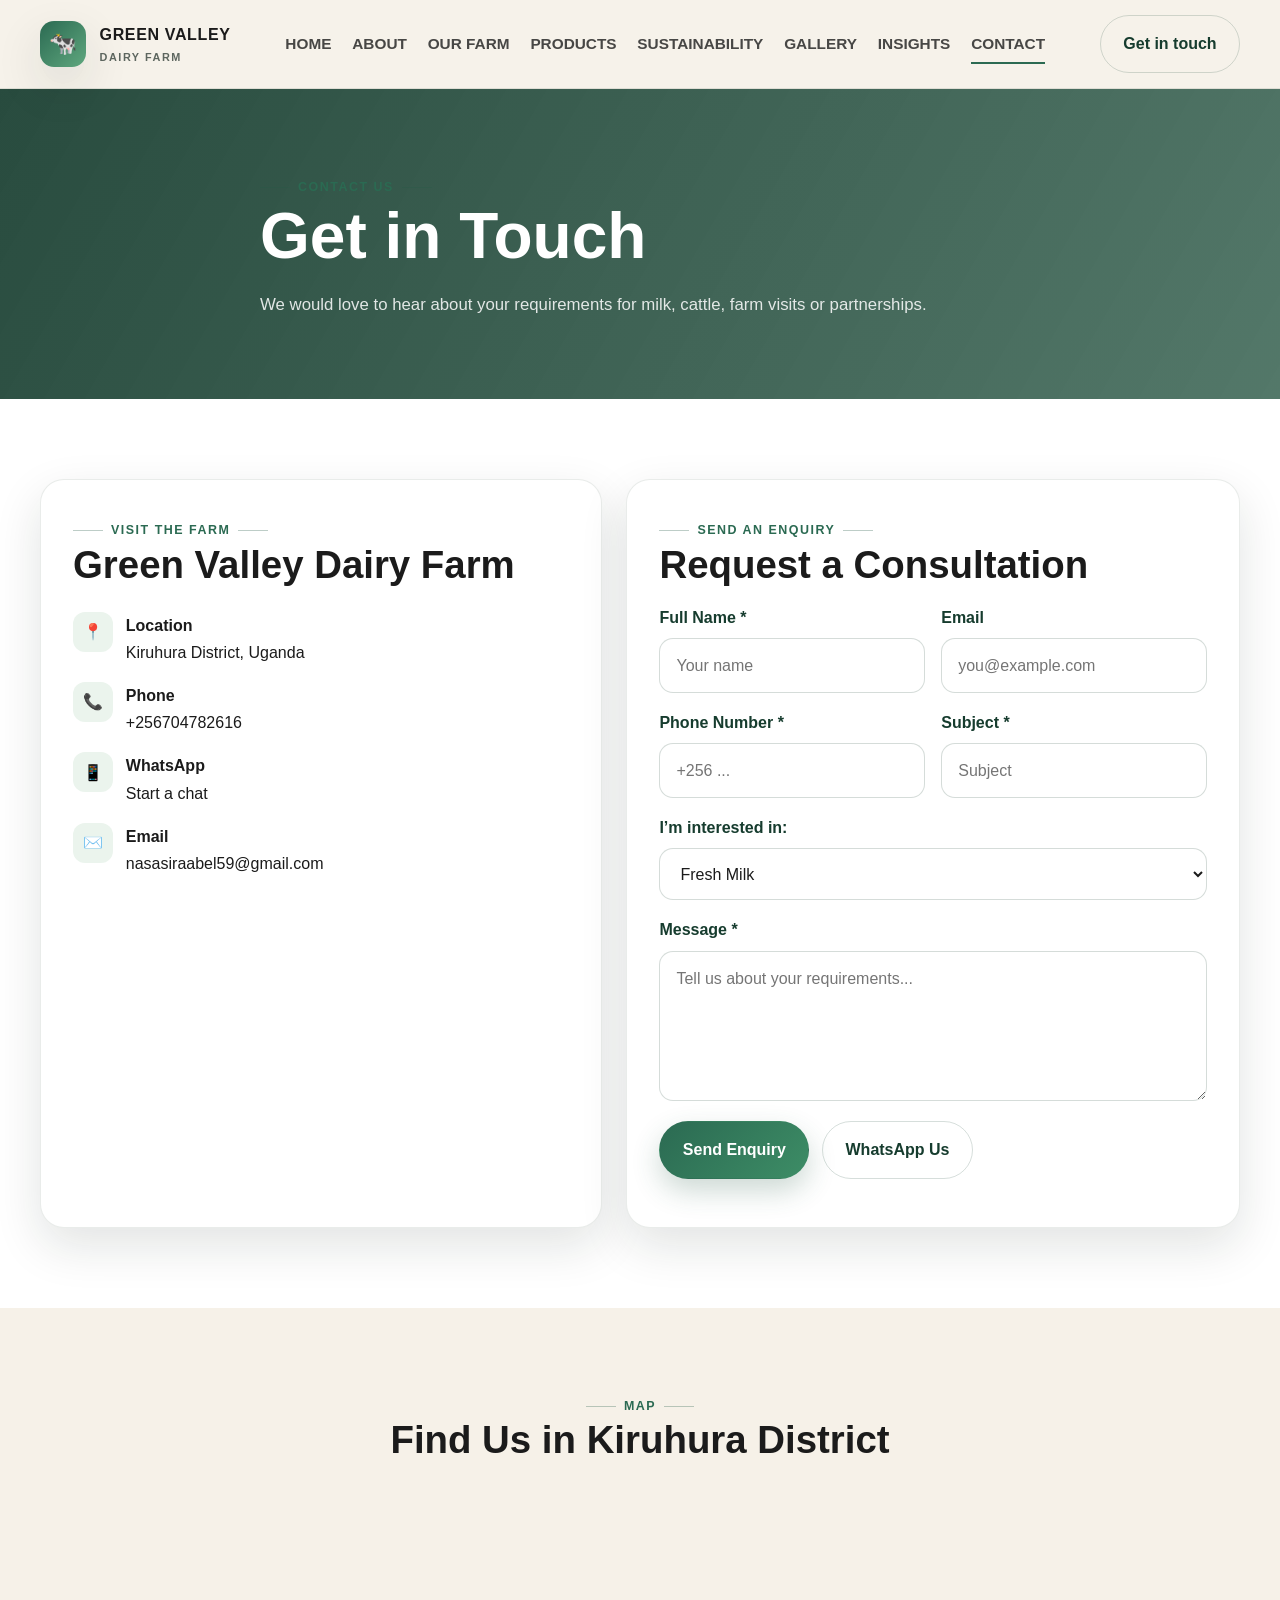
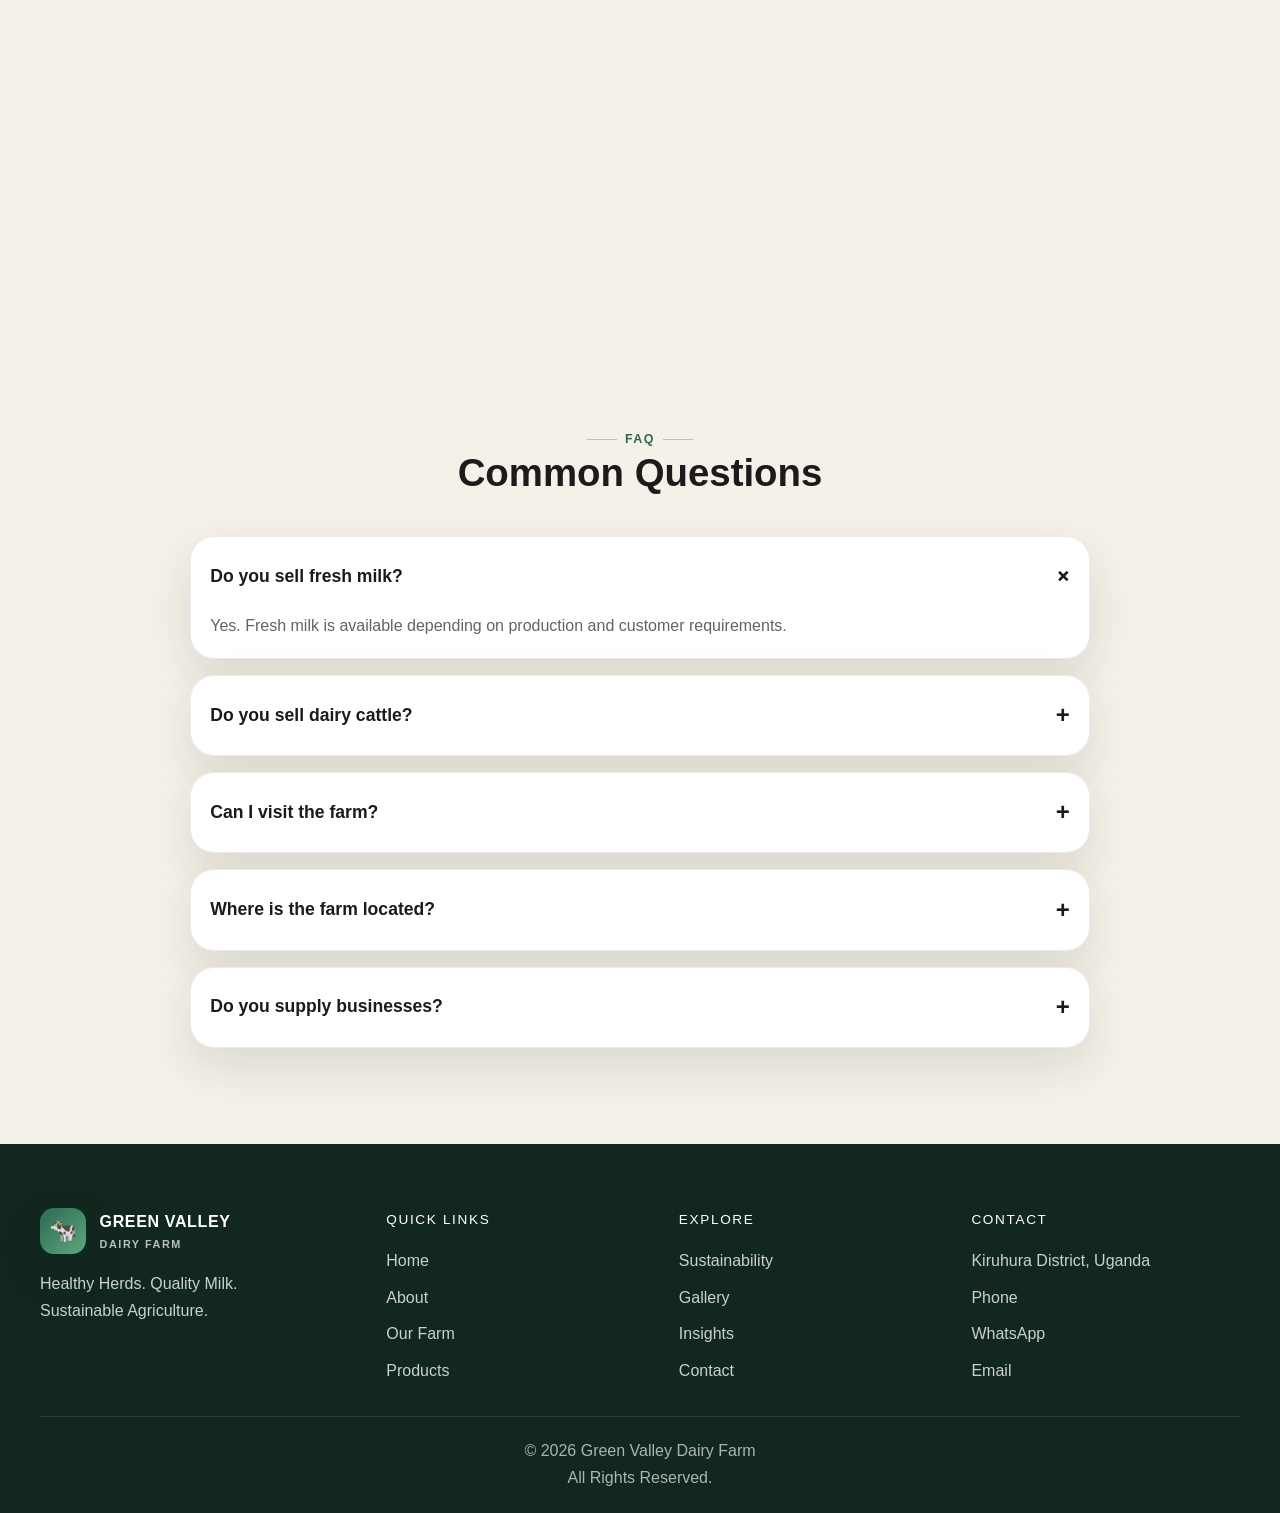
<file: contact.html>
<!DOCTYPE html>
<html lang="en">
  <head>
    <meta charset="UTF-8" />
    <meta name="viewport" content="width=device-width, initial-scale=1.0" />
    <title>Contact | Green Valley Dairy Farm</title>
    <meta name="description" content="Contact Green Valley Dairy Farm for milk enquiries, dairy cattle, farm visits and agricultural partnerships in Uganda." />
    <link rel="icon" href="../favicon.svg" type="image/svg+xml" />
    <link rel="canonical" href="https://www.greenvalleydairy.example/pages/contact.html" />
    <link rel="stylesheet" href="../css/style.css" />
  </head>
  <body class="contact-page">
    <header class="site-header">
      <div class="container">
        <a href="../index.html" class="brand" aria-label="Green Valley Dairy Farm home">
          <span class="brand-mark">🐄</span>
          <span class="brand-text">
            <span>GREEN VALLEY</span>
            <small>Dairy Farm</small>
          </span>
        </a>
        <nav class="main-nav" aria-label="Primary navigation">
          <a href="../index.html">HOME</a>
          <a href="about.html">ABOUT</a>
          <a href="farm.html">OUR FARM</a>
          <a href="products.html">PRODUCTS</a>
          <a href="sustainability.html">SUSTAINABILITY</a>
          <a href="gallery.html">GALLERY</a>
          <a href="insights.html">INSIGHTS</a>
          <a href="contact.html" class="active">CONTACT</a>
        </nav>
        <div class="nav-actions">
          <a class="btn btn-secondary" href="contact.html">Get in touch</a>
          <button class="menu-toggle" aria-label="Open menu">☰</button>
        </div>
      </div>
    </header>

    <main>
      <section class="page-hero">
        <div class="container page-hero-content">
          <span class="eyebrow">Contact us</span>
          <h1>Get in Touch</h1>
          <p>We would love to hear about your requirements for milk, cattle, farm visits or partnerships.</p>
        </div>
      </section>

      <section class="section">
        <div class="container contact-grid">
          <div class="contact-panel">
            <span class="eyebrow">Visit the farm</span>
            <h2>Green Valley Dairy Farm</h2>
            <ul class="contact-list">
              <li>
                <span class="icon">📍</span>
                <div>
                  <strong>Location</strong><br />
                  Kiruhura District, Uganda
                </div>
              </li>
              <li>
                <span class="icon">📞</span>
                <div>
                  <strong>Phone</strong><br />
                  <a href="tel:+256704782616">+256704782616</a>
                </div>
              </li>
              <li>
                <span class="icon">📱</span>
                <div>
                  <strong>WhatsApp</strong><br />
                  <a href="https://wa.me/256704782616" target="_blank" rel="noopener">Start a chat</a>
                </div>
              </li>
              <li>
                <span class="icon">✉️</span>
                <div>
                  <strong>Email</strong><br />
                  <a href="mailto:nasasiraabel59@gmail.com">nasasiraabel59@gmail.com</a>
                </div>
              </li>
            </ul>
          </div>

          <div class="contact-panel">
            <span class="eyebrow">Send an enquiry</span>
            <h2>Request a Consultation</h2>
            <form data-whatsapp>
              <div class="form-grid">
                <div class="field">
                  <label for="fullName">Full Name *</label>
                  <input id="fullName" name="fullName" type="text" placeholder="Your name" required />
                </div>
                <div class="field">
                  <label for="email">Email</label>
                  <input id="email" name="email" type="email" placeholder="you@example.com" />
                </div>
                <div class="field">
                  <label for="phone">Phone Number *</label>
                  <input id="phone" name="phone" type="tel" placeholder="+256 ..." required />
                </div>
                <div class="field">
                  <label for="subject">Subject *</label>
                  <input id="subject" name="subject" type="text" placeholder="Subject" required />
                </div>
                <div class="field full">
                  <label for="interest">I’m interested in:</label>
                  <select id="interest" name="interest">
                    <option>Fresh Milk</option>
                    <option>Dairy Cattle</option>
                    <option>Breeding Stock</option>
                    <option>Farm Visit</option>
                    <option>Partnership</option>
                    <option>Other</option>
                  </select>
                </div>
                <div class="field full">
                  <label for="message">Message *</label>
                  <textarea id="message" name="message" placeholder="Tell us about your requirements..." required></textarea>
                </div>
              </div>
              <div class="form-actions">
                <button type="submit" class="btn btn-primary">Send Enquiry</button>
                <a class="btn btn-secondary" href="https://wa.me/256704782616?text=Hello%20Green%20Valley%20Dairy%20Farm%2C%20I%20would%20like%20to%20enquire%20about%20your%20dairy%20cattle." target="_blank" rel="noopener">WhatsApp Us</a>
              </div>
              <p class="form-status" aria-live="polite"></p>
            </form>
          </div>
        </div>
      </section>

      <section class="section" style="background: var(--cream);">
        <div class="container">
          <div class="section-header">
            <span class="eyebrow">Map</span>
            <h2>Find Us in Kiruhura District</h2>
          </div>
          <iframe class="map-frame" loading="lazy" src="https://www.google.com/maps?q=Kiruhura%20District%2C%20Uganda&output=embed" title="Green Valley Dairy Farm location map"></iframe>
        </div>
      </section>

      <section class="faq section">
        <div class="container faq-wrap">
          <div class="section-header">
            <span class="eyebrow">FAQ</span>
            <h2>Common Questions</h2>
          </div>
          <div class="faq-item open">
            <button class="faq-question" type="button"><span>Do you sell fresh milk?</span><span>+</span></button>
            <div class="faq-answer">Yes. Fresh milk is available depending on production and customer requirements.</div>
          </div>
          <div class="faq-item">
            <button class="faq-question" type="button"><span>Do you sell dairy cattle?</span><span>+</span></button>
            <div class="faq-answer">Yes. Selected cattle may be available for customers looking to establish or expand their herds.</div>
          </div>
          <div class="faq-item">
            <button class="faq-question" type="button"><span>Can I visit the farm?</span><span>+</span></button>
            <div class="faq-answer">Farm visits can be arranged by contacting the farm in advance.</div>
          </div>
          <div class="faq-item">
            <button class="faq-question" type="button"><span>Where is the farm located?</span><span>+</span></button>
            <div class="faq-answer">The farm is located in Kiruhura District, Uganda.</div>
          </div>
          <div class="faq-item">
            <button class="faq-question" type="button"><span>Do you supply businesses?</span><span>+</span></button>
            <div class="faq-answer">Yes. The farm can work with suitable milk buyers and agricultural partners depending on requirements.</div>
          </div>
        </div>
      </section>
    </main>

    <footer class="site-footer">
      <div class="container footer-grid">
        <div>
          <div class="brand" style="margin-bottom: 1rem; color: white;">
            <span class="brand-mark">🐄</span>
            <span class="brand-text" style="color: white;">
              <span>GREEN VALLEY</span>
              <small style="color: rgba(255,255,255,0.7);">Dairy Farm</small>
            </span>
          </div>
          <p>Healthy Herds. Quality Milk.<br />Sustainable Agriculture.</p>
        </div>
        <div>
          <div class="footer-title">Quick Links</div>
          <div class="footer-links">
            <a href="../index.html">Home</a>
            <a href="about.html">About</a>
            <a href="farm.html">Our Farm</a>
            <a href="products.html">Products</a>
          </div>
        </div>
        <div>
          <div class="footer-title">Explore</div>
          <div class="footer-links">
            <a href="sustainability.html">Sustainability</a>
            <a href="gallery.html">Gallery</a>
            <a href="insights.html">Insights</a>
            <a href="contact.html">Contact</a>
          </div>
        </div>
        <div>
          <div class="footer-title">Contact</div>
          <div class="footer-links">
            <span>Kiruhura District, Uganda</span>
            <a href="tel:+256704782616">Phone</a>
            <a href="https://wa.me/256704782616" target="_blank" rel="noopener">WhatsApp</a>
            <a href="mailto:nasasiraabel59@gmail.com">Email</a>
          </div>
        </div>
      </div>
      <div class="container footer-bottom">
        © <span data-year></span> Green Valley Dairy Farm<br />All Rights Reserved.
      </div>
    </footer>

    <script src="../js/main.js"></script>
  </body>
</html>
</file>
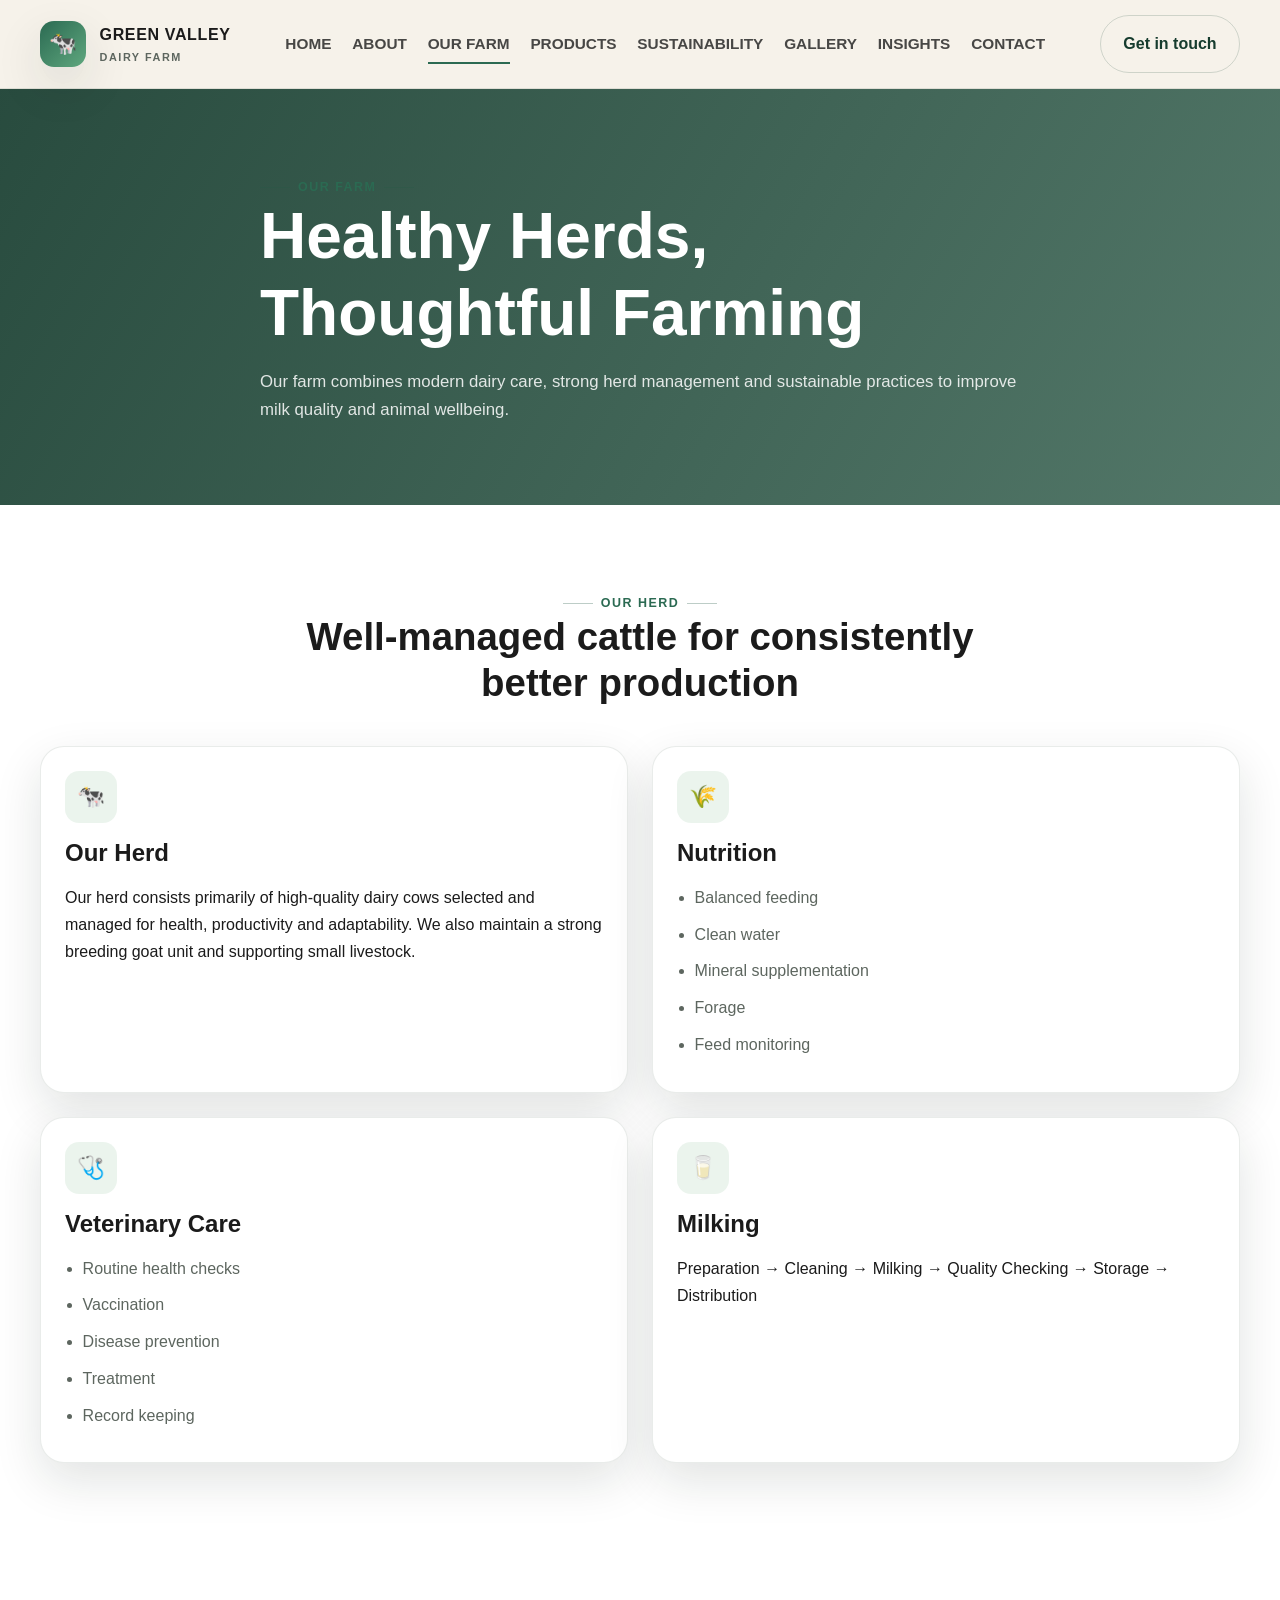
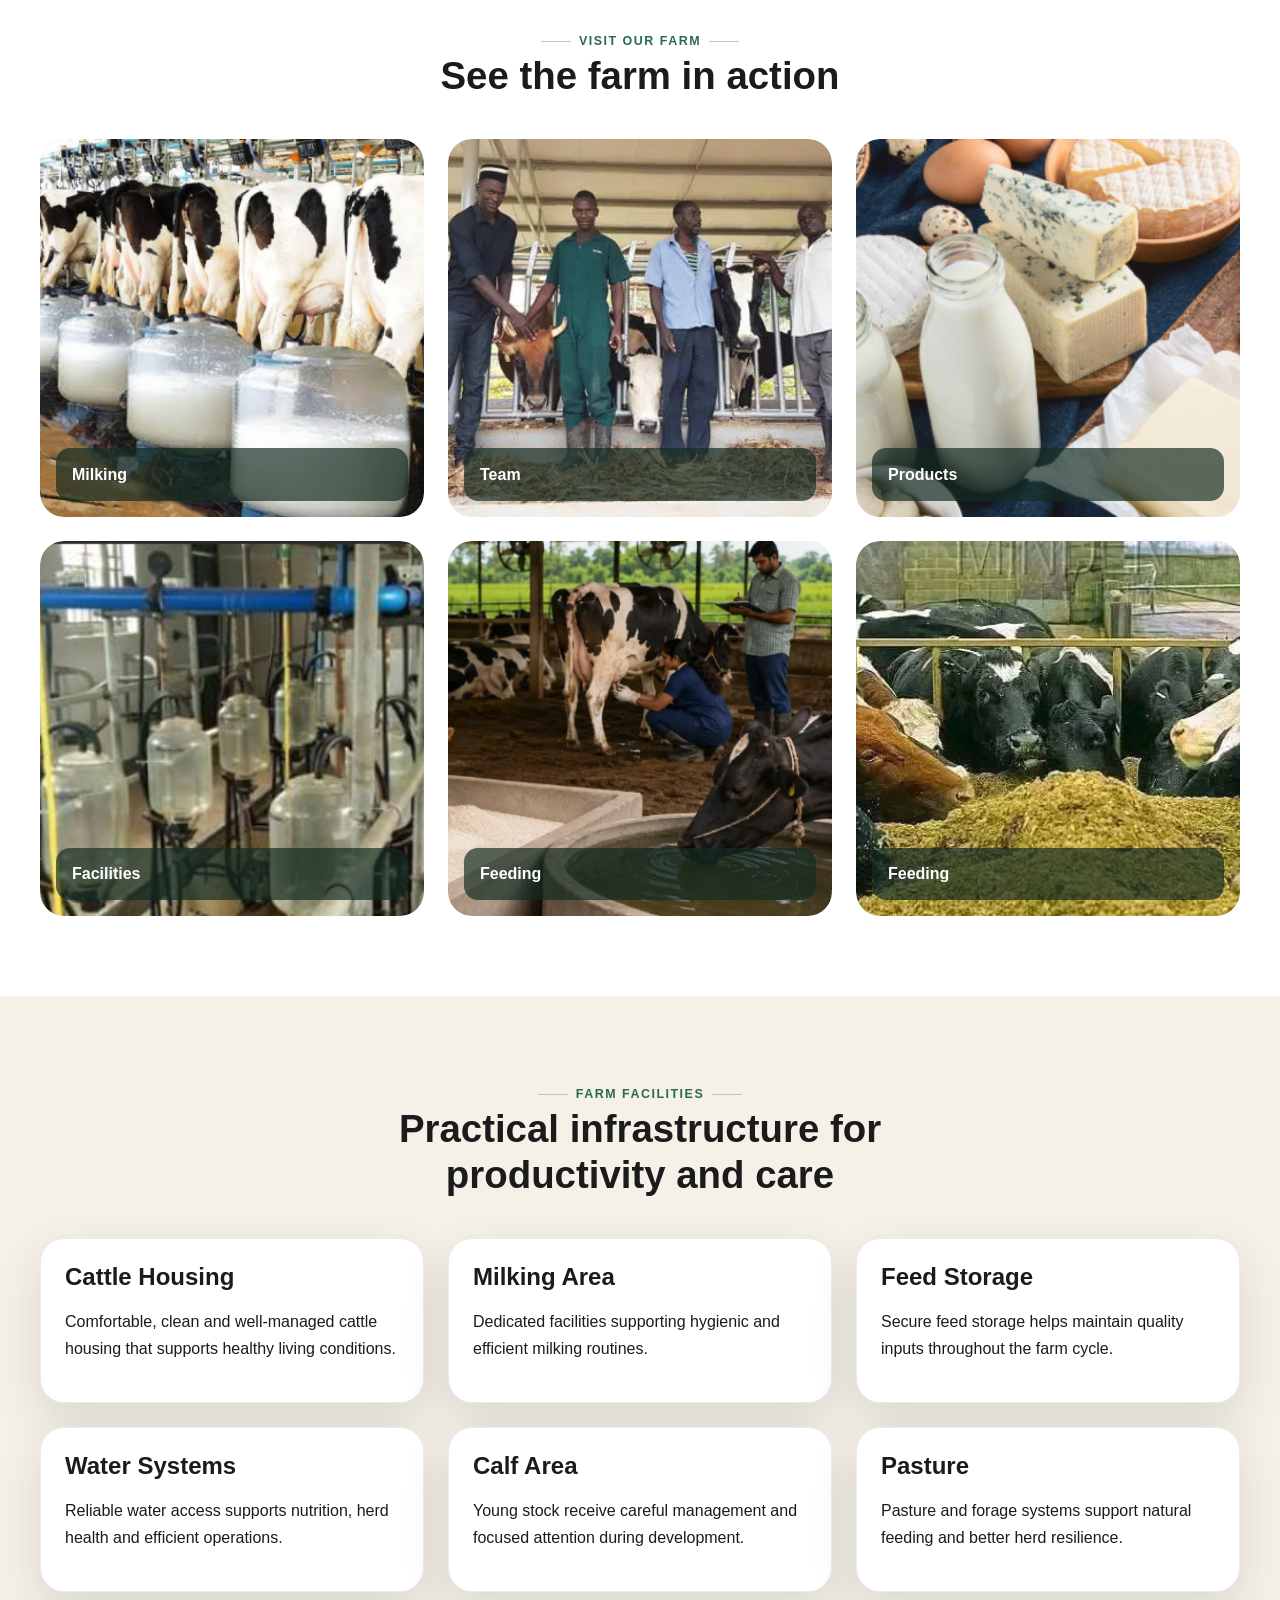
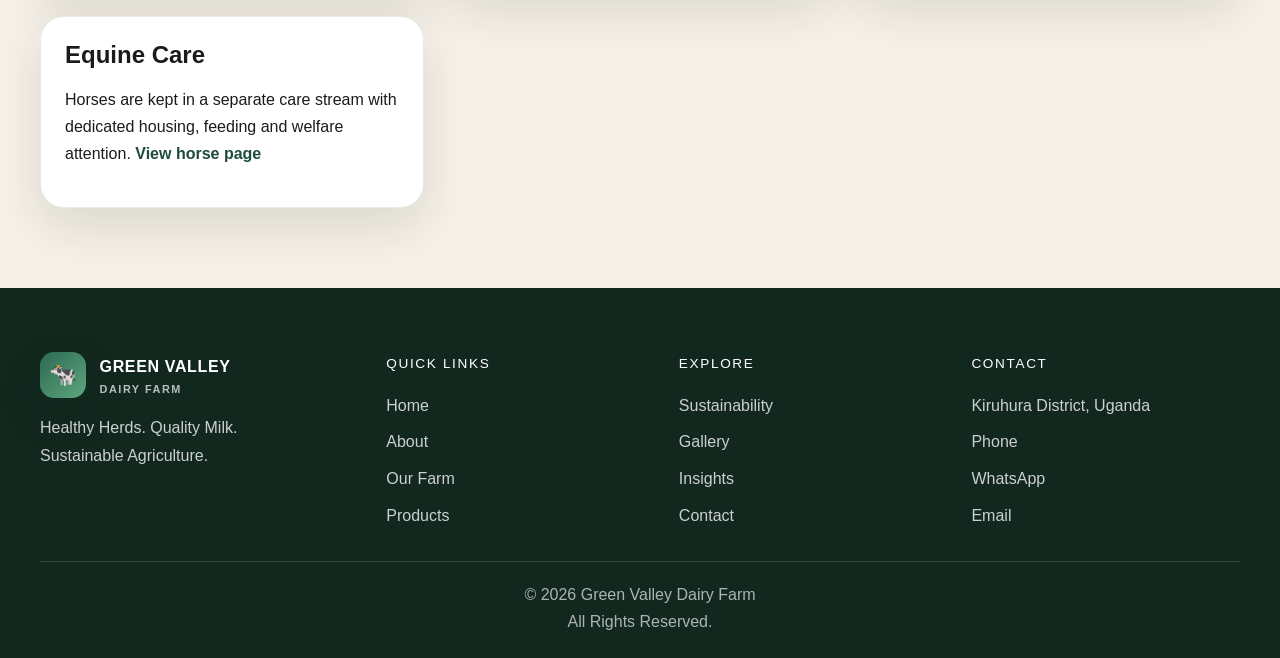
<file: farm.html>
<!DOCTYPE html>
<html lang="en">
  <head>
    <meta charset="UTF-8" />
    <meta name="viewport" content="width=device-width, initial-scale=1.0" />
    <title>Our Farm | Green Valley Dairy Farm</title>
    <meta name="description" content="Explore our dairy herd, feeding programs, veterinary care, milking and farm facilities at Green Valley Dairy Farm." />
    <link rel="icon" href="../favicon.svg" type="image/svg+xml" />
    <link rel="canonical" href="https://www.greenvalleydairy.example/pages/farm.html" />
    <link rel="stylesheet" href="../css/style.css" />
  </head>
  <body>
    <header class="site-header">
      <div class="container">
        <a href="../index.html" class="brand" aria-label="Green Valley Dairy Farm home">
          <span class="brand-mark">🐄</span>
          <span class="brand-text">
            <span>GREEN VALLEY</span>
            <small>Dairy Farm</small>
          </span>
        </a>
        <nav class="main-nav" aria-label="Primary navigation">
          <a href="../index.html">HOME</a>
          <a href="about.html">ABOUT</a>
          <a href="farm.html" class="active">OUR FARM</a>
          <a href="products.html">PRODUCTS</a>
          <a href="sustainability.html">SUSTAINABILITY</a>
          <a href="gallery.html">GALLERY</a>
          <a href="insights.html">INSIGHTS</a>
          <a href="contact.html">CONTACT</a>
        </nav>
        <div class="nav-actions">
          <a class="btn btn-secondary" href="contact.html">Get in touch</a>
          <button class="menu-toggle" aria-label="Open menu">☰</button>
        </div>
      </div>
    </header>

    <main>
      <section class="page-hero">
        <div class="container page-hero-content">
          <span class="eyebrow">Our farm</span>
          <h1>Healthy Herds, Thoughtful Farming</h1>
          <p>Our farm combines modern dairy care, strong herd management and sustainable practices to improve milk quality and animal wellbeing.</p>
        </div>
      </section>

      <section class="section">
        <div class="container">
          <div class="section-header">
            <span class="eyebrow">Our herd</span>
            <h2>Well-managed cattle for consistently better production</h2>
          </div>
          <div class="farm-detail-grid">
            <article class="farm-card">
              <div class="icon">🐄</div>
              <h3>Our Herd</h3>
              <p>Our herd consists primarily of high-quality dairy cows selected and managed for health, productivity and adaptability. We also maintain a strong breeding goat unit and supporting small livestock.</p>
            </article>
            <article class="farm-card">
              <div class="icon">🌾</div>
              <h3>Nutrition</h3>
              <ul class="list-plain">
                <li>Balanced feeding</li>
                <li>Clean water</li>
                <li>Mineral supplementation</li>
                <li>Forage</li>
                <li>Feed monitoring</li>
              </ul>
            </article>
            <article class="farm-card">
              <div class="icon">🩺</div>
              <h3>Veterinary Care</h3>
              <ul class="list-plain">
                <li>Routine health checks</li>
                <li>Vaccination</li>
                <li>Disease prevention</li>
                <li>Treatment</li>
                <li>Record keeping</li>
              </ul>
            </article>
            <article class="farm-card">
              <div class="icon">🥛</div>
              <h3>Milking</h3>
              <p>Preparation → Cleaning → Milking → Quality Checking → Storage → Distribution</p>
            </article>
          </div>
        </div>
      </section>

      <section class="section">
        <div class="container">
          <div class="section-header">
            <span class="eyebrow">Visit our farm</span>
            <h2>See the farm in action</h2>
          </div>
          <div class="gallery-grid">
            <a class="gallery-item" href="gallery.html">
              <img src="../assets/images/gallery/milking-1.jpg" alt="Milking the dairy herd" />
              <div class="caption">Milking</div>
            </a>
            <a class="gallery-item" href="gallery.html">
              <img src="../assets/images/gallery/team-1.jpg" alt="Farm team working at the dairy barn" />
              <div class="caption">Team</div>
            </a>
            <a class="gallery-item" href="gallery.html">
              <img src="../assets/images/gallery/products-1.jpg" alt="Dairy products and milk assortment" />
              <div class="caption">Products</div>
            </a>
            <a class="gallery-item" href="gallery.html">
              <img src="../assets/images/gallery/facilities-1.jpg" alt="Farm facilities and milking infrastructure" />
              <div class="caption">Facilities</div>
            </a>
            <a class="gallery-item" href="gallery.html">
              <img src="../assets/images/gallery/feeding-1.jpg" alt="Cattle feeding and water routine" />
              <div class="caption">Feeding</div>
            </a>
            <a class="gallery-item" href="gallery.html">
              <img src="../assets/images/gallery/feeding-2.jpg" alt="Cows feeding in the cattle shed" />
              <div class="caption">Feeding</div>
            </a>
          </div>
        </div>
      </section>

      <section class="section" style="background: var(--cream);">
        <div class="container">
          <div class="section-header">
            <span class="eyebrow">Farm facilities</span>
            <h2>Practical infrastructure for productivity and care</h2>
          </div>
          <div class="values-grid">
            <article class="value-card">
              <h3>Cattle Housing</h3>
              <p>Comfortable, clean and well-managed cattle housing that supports healthy living conditions.</p>
            </article>
            <article class="value-card">
              <h3>Milking Area</h3>
              <p>Dedicated facilities supporting hygienic and efficient milking routines.</p>
            </article>
            <article class="value-card">
              <h3>Feed Storage</h3>
              <p>Secure feed storage helps maintain quality inputs throughout the farm cycle.</p>
            </article>
            <article class="value-card">
              <h3>Water Systems</h3>
              <p>Reliable water access supports nutrition, herd health and efficient operations.</p>
            </article>
            <article class="value-card">
              <h3>Calf Area</h3>
              <p>Young stock receive careful management and focused attention during development.</p>
            </article>
            <article class="value-card">
              <h3>Pasture</h3>
              <p>Pasture and forage systems support natural feeding and better herd resilience.</p>
            </article>
            <article class="value-card">
              <h3>Equine Care</h3>
              <p>Horses are kept in a separate care stream with dedicated housing, feeding and welfare attention. <a href="horses.html" style="color: var(--green-800); font-weight: 700;">View horse page</a></p>
            </article>
          </div>
        </div>
      </section>
    </main>

    <footer class="site-footer">
      <div class="container footer-grid">
        <div>
          <div class="brand" style="margin-bottom: 1rem; color: white;">
            <span class="brand-mark">🐄</span>
            <span class="brand-text" style="color: white;">
              <span>GREEN VALLEY</span>
              <small style="color: rgba(255,255,255,0.7);">Dairy Farm</small>
            </span>
          </div>
          <p>Healthy Herds. Quality Milk.<br />Sustainable Agriculture.</p>
        </div>
        <div>
          <div class="footer-title">Quick Links</div>
          <div class="footer-links">
            <a href="../index.html">Home</a>
            <a href="about.html">About</a>
            <a href="farm.html">Our Farm</a>
            <a href="products.html">Products</a>
          </div>
        </div>
        <div>
          <div class="footer-title">Explore</div>
          <div class="footer-links">
            <a href="sustainability.html">Sustainability</a>
            <a href="gallery.html">Gallery</a>
            <a href="insights.html">Insights</a>
            <a href="contact.html">Contact</a>
          </div>
        </div>
        <div>
          <div class="footer-title">Contact</div>
          <div class="footer-links">
            <span>Kiruhura District, Uganda</span>
            <a href="tel:+256704782616">Phone</a>
            <a href="https://wa.me/256704782616" target="_blank" rel="noopener">WhatsApp</a>
            <a href="mailto:nasasiraabel59@gmail.com">Email</a>
          </div>
        </div>
      </div>
      <div class="container footer-bottom">
        © <span data-year></span> Green Valley Dairy Farm<br />All Rights Reserved.
      </div>
    </footer>

    <script src="../js/main.js"></script>
  </body>
</html>
</file>
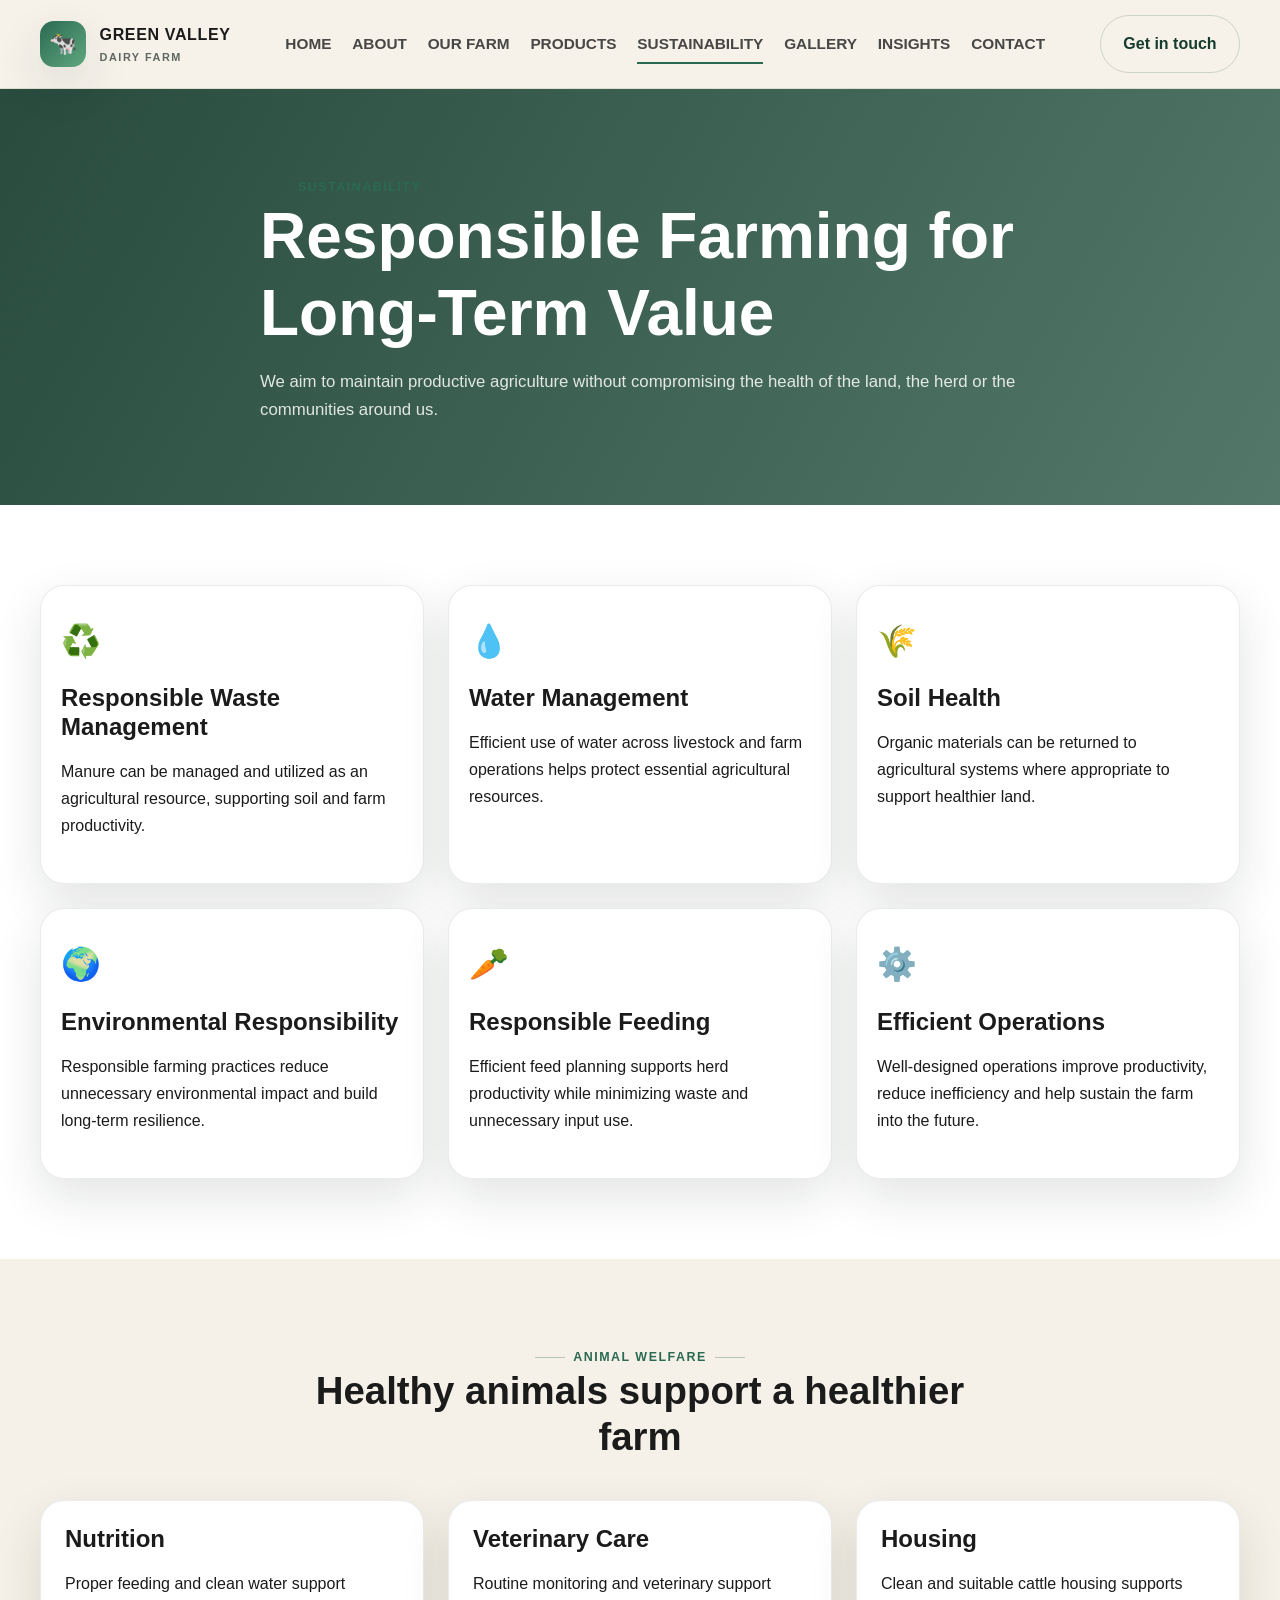
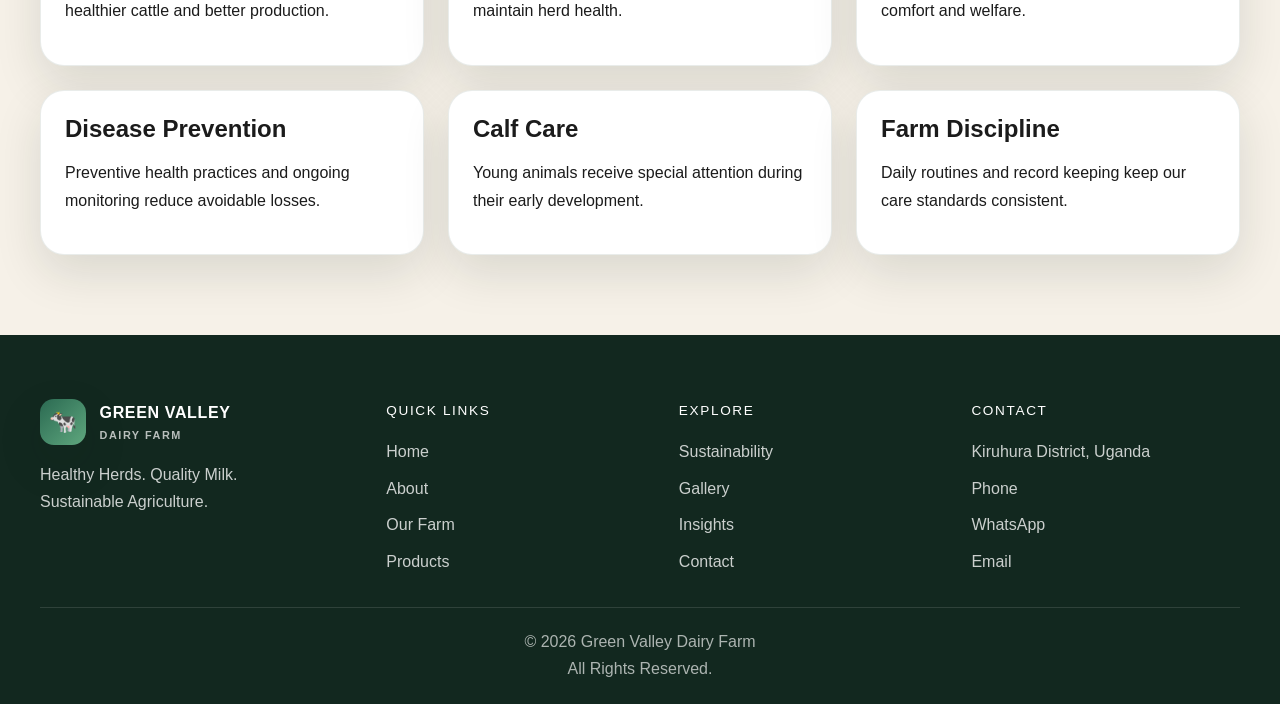
<file: sustainability.html>
<!DOCTYPE html>
<html lang="en">
  <head>
    <meta charset="UTF-8" />
    <meta name="viewport" content="width=device-width, initial-scale=1.0" />
    <title>Sustainability | Green Valley Dairy Farm</title>
    <meta name="description" content="Discover sustainability efforts at Green Valley Dairy Farm, including waste management, water use and environmental responsibility." />
    <link rel="icon" href="../favicon.svg" type="image/svg+xml" />
    <link rel="canonical" href="https://www.greenvalleydairy.example/pages/sustainability.html" />
    <link rel="stylesheet" href="../css/style.css" />
  </head>
  <body>
    <header class="site-header">
      <div class="container">
        <a href="../index.html" class="brand" aria-label="Green Valley Dairy Farm home">
          <span class="brand-mark">🐄</span>
          <span class="brand-text">
            <span>GREEN VALLEY</span>
            <small>Dairy Farm</small>
          </span>
        </a>
        <nav class="main-nav" aria-label="Primary navigation">
          <a href="../index.html">HOME</a>
          <a href="about.html">ABOUT</a>
          <a href="farm.html">OUR FARM</a>
          <a href="products.html">PRODUCTS</a>
          <a href="sustainability.html" class="active">SUSTAINABILITY</a>
          <a href="gallery.html">GALLERY</a>
          <a href="insights.html">INSIGHTS</a>
          <a href="contact.html">CONTACT</a>
        </nav>
        <div class="nav-actions">
          <a class="btn btn-secondary" href="contact.html">Get in touch</a>
          <button class="menu-toggle" aria-label="Open menu">☰</button>
        </div>
      </div>
    </header>

    <main>
      <section class="page-hero">
        <div class="container page-hero-content">
          <span class="eyebrow">Sustainability</span>
          <h1>Responsible Farming for Long-Term Value</h1>
          <p>We aim to maintain productive agriculture without compromising the health of the land, the herd or the communities around us.</p>
        </div>
      </section>

      <section class="section">
        <div class="container sustainability-grid">
          <article class="sustainability-card">
            <div class="fa">♻️</div>
            <h3>Responsible Waste Management</h3>
            <p>Manure can be managed and utilized as an agricultural resource, supporting soil and farm productivity.</p>
          </article>
          <article class="sustainability-card">
            <div class="fa">💧</div>
            <h3>Water Management</h3>
            <p>Efficient use of water across livestock and farm operations helps protect essential agricultural resources.</p>
          </article>
          <article class="sustainability-card">
            <div class="fa">🌾</div>
            <h3>Soil Health</h3>
            <p>Organic materials can be returned to agricultural systems where appropriate to support healthier land.</p>
          </article>
          <article class="sustainability-card">
            <div class="fa">🌍</div>
            <h3>Environmental Responsibility</h3>
            <p>Responsible farming practices reduce unnecessary environmental impact and build long-term resilience.</p>
          </article>
          <article class="sustainability-card">
            <div class="fa">🥕</div>
            <h3>Responsible Feeding</h3>
            <p>Efficient feed planning supports herd productivity while minimizing waste and unnecessary input use.</p>
          </article>
          <article class="sustainability-card">
            <div class="fa">⚙️</div>
            <h3>Efficient Operations</h3>
            <p>Well-designed operations improve productivity, reduce inefficiency and help sustain the farm into the future.</p>
          </article>
        </div>
      </section>

      <section class="section" style="background: var(--cream);">
        <div class="container">
          <div class="section-header">
            <span class="eyebrow">Animal welfare</span>
            <h2>Healthy animals support a healthier farm</h2>
          </div>
          <div class="values-grid">
            <article class="value-card">
              <h3>Nutrition</h3>
              <p>Proper feeding and clean water support healthier cattle and better production.</p>
            </article>
            <article class="value-card">
              <h3>Veterinary Care</h3>
              <p>Routine monitoring and veterinary support maintain herd health.</p>
            </article>
            <article class="value-card">
              <h3>Housing</h3>
              <p>Clean and suitable cattle housing supports comfort and welfare.</p>
            </article>
            <article class="value-card">
              <h3>Disease Prevention</h3>
              <p>Preventive health practices and ongoing monitoring reduce avoidable losses.</p>
            </article>
            <article class="value-card">
              <h3>Calf Care</h3>
              <p>Young animals receive special attention during their early development.</p>
            </article>
            <article class="value-card">
              <h3>Farm Discipline</h3>
              <p>Daily routines and record keeping keep our care standards consistent.</p>
            </article>
          </div>
        </div>
      </section>
    </main>

    <footer class="site-footer">
      <div class="container footer-grid">
        <div>
          <div class="brand" style="margin-bottom: 1rem; color: white;">
            <span class="brand-mark">🐄</span>
            <span class="brand-text" style="color: white;">
              <span>GREEN VALLEY</span>
              <small style="color: rgba(255,255,255,0.7);">Dairy Farm</small>
            </span>
          </div>
          <p>Healthy Herds. Quality Milk.<br />Sustainable Agriculture.</p>
        </div>
        <div>
          <div class="footer-title">Quick Links</div>
          <div class="footer-links">
            <a href="../index.html">Home</a>
            <a href="about.html">About</a>
            <a href="farm.html">Our Farm</a>
            <a href="products.html">Products</a>
          </div>
        </div>
        <div>
          <div class="footer-title">Explore</div>
          <div class="footer-links">
            <a href="sustainability.html">Sustainability</a>
            <a href="gallery.html">Gallery</a>
            <a href="insights.html">Insights</a>
            <a href="contact.html">Contact</a>
          </div>
        </div>
        <div>
          <div class="footer-title">Contact</div>
          <div class="footer-links">
            <span>Kiruhura District, Uganda</span>
            <a href="tel:+256704782616">Phone</a>
            <a href="https://wa.me/256704782616" target="_blank" rel="noopener">WhatsApp</a>
            <a href="mailto:nasasiraabel59@gmail.com">Email</a>
          </div>
        </div>
      </div>
      <div class="container footer-bottom">
        © <span data-year></span> Green Valley Dairy Farm<br />All Rights Reserved.
      </div>
    </footer>

    <script src="../js/main.js"></script>
  </body>
</html>
</file>
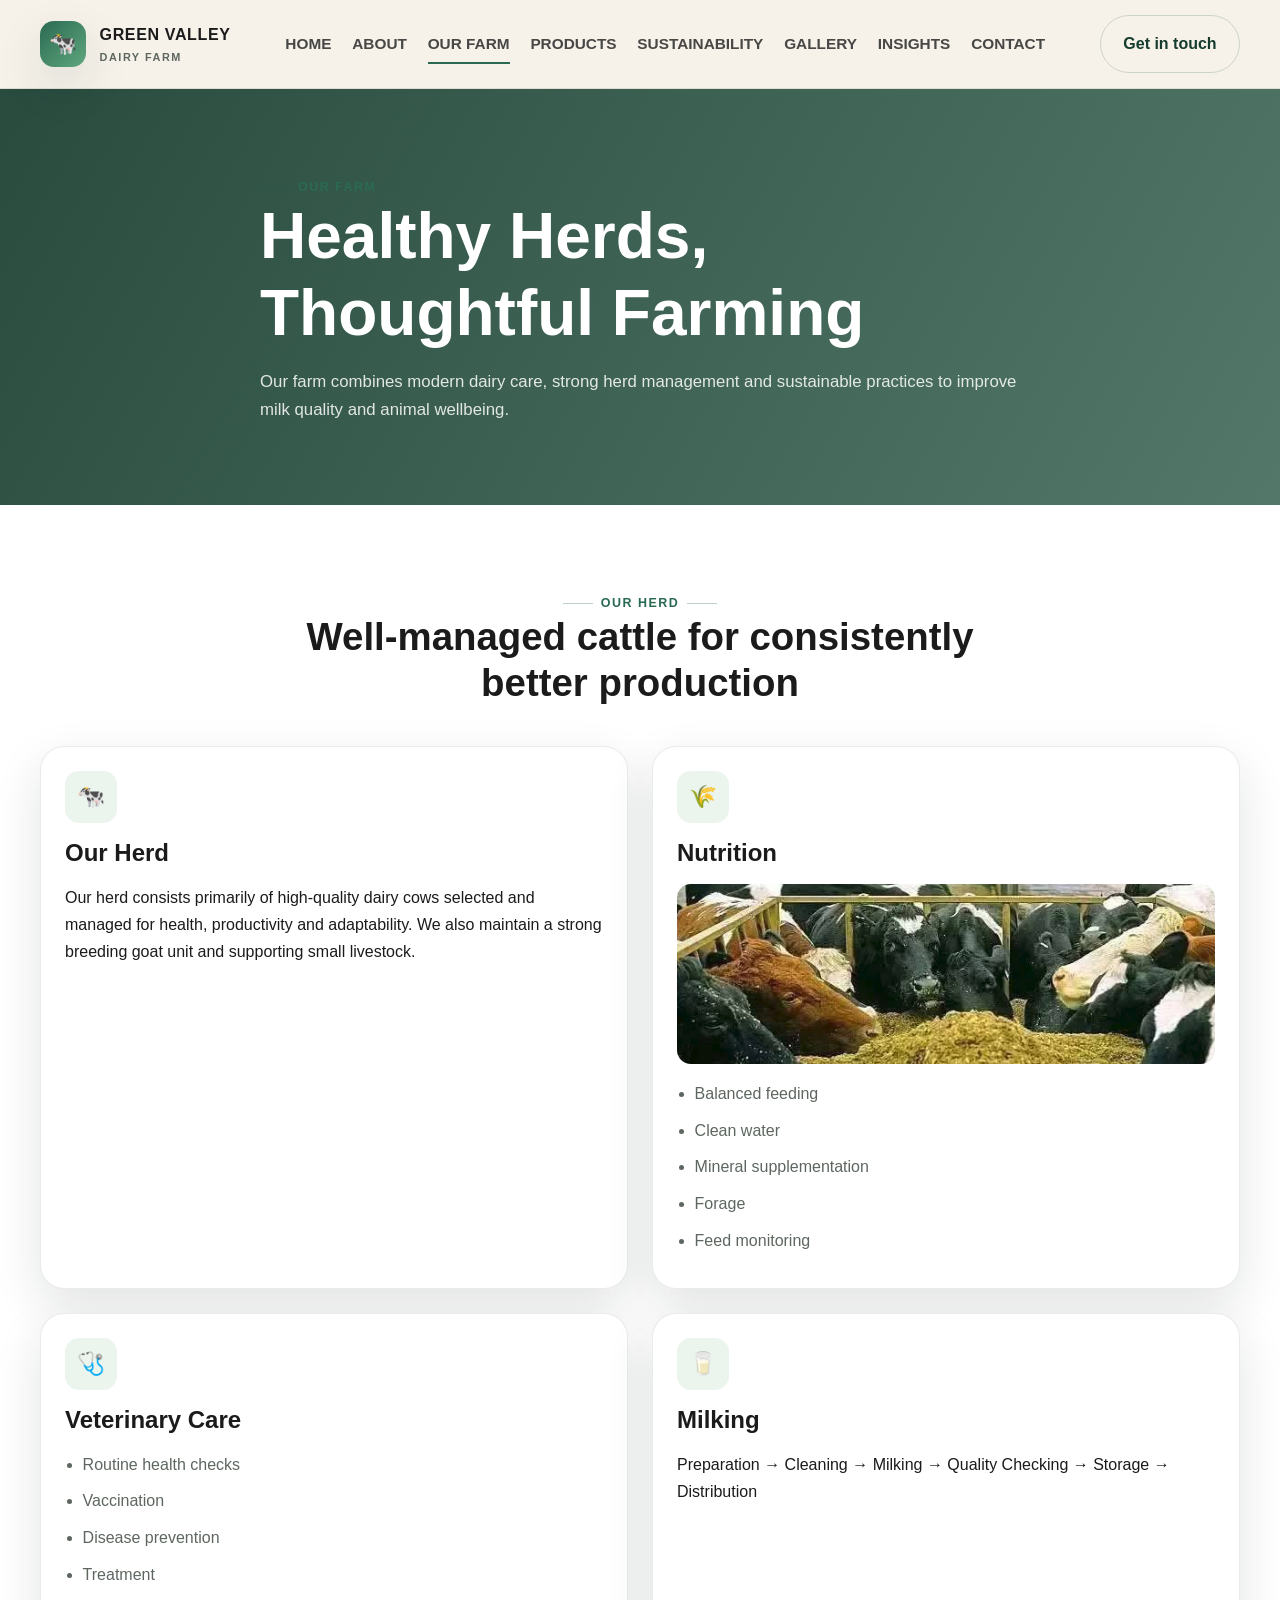
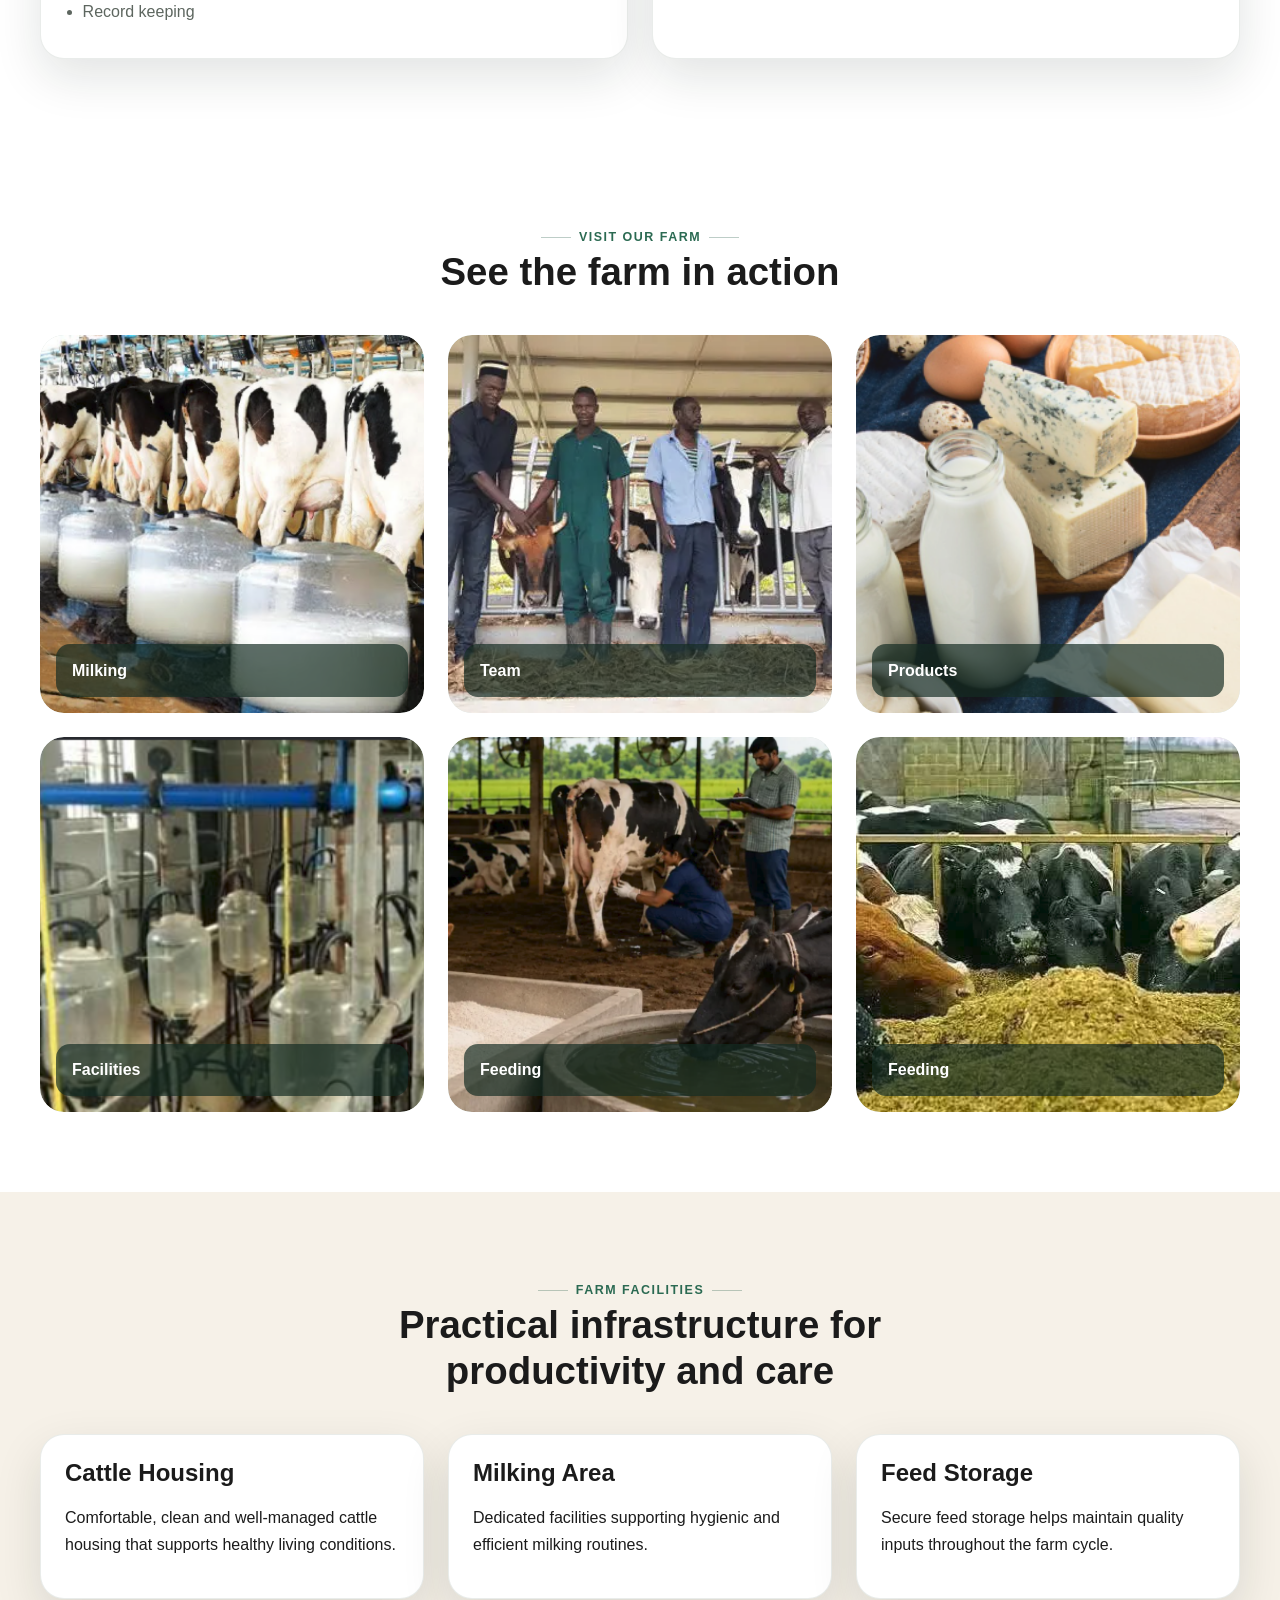
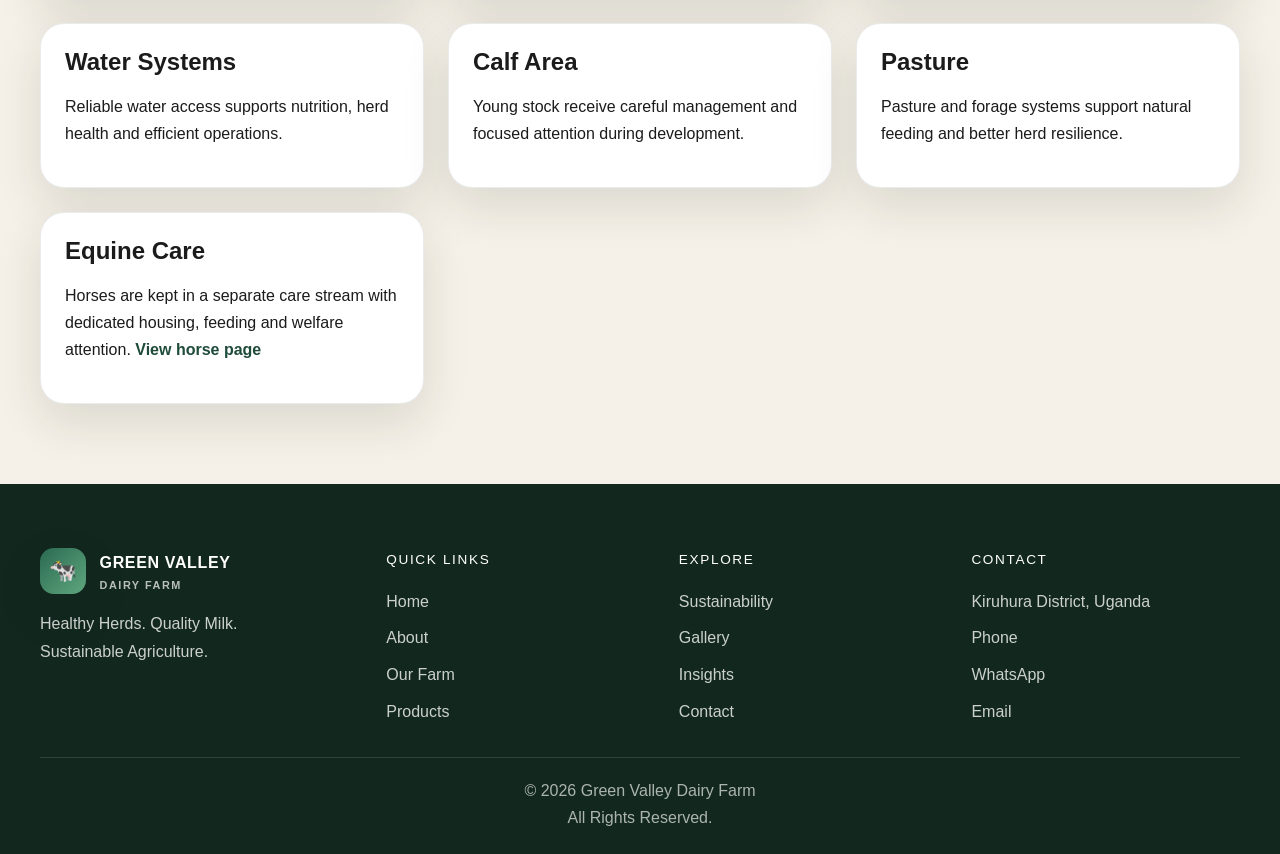
<file: pages/farm.html>
<!DOCTYPE html>
<html lang="en">
  <head>
    <meta charset="UTF-8" />
    <meta name="viewport" content="width=device-width, initial-scale=1.0" />
    <title>Our Farm | Green Valley Dairy Farm</title>
    <meta name="description" content="Explore our dairy herd, feeding programs, veterinary care, milking and farm facilities at Green Valley Dairy Farm." />
    <link rel="icon" href="../favicon.svg" type="image/svg+xml" />
    <link rel="canonical" href="https://www.greenvalleydairy.example/pages/farm.html" />
    <link rel="stylesheet" href="../css/style.css" />
  </head>
  <body>
    <header class="site-header">
      <div class="container">
        <a href="../index.html" class="brand" aria-label="Green Valley Dairy Farm home">
          <span class="brand-mark">🐄</span>
          <span class="brand-text">
            <span>GREEN VALLEY</span>
            <small>Dairy Farm</small>
          </span>
        </a>
        <nav class="main-nav" aria-label="Primary navigation">
          <a href="../index.html">HOME</a>
          <a href="about.html">ABOUT</a>
          <a href="farm.html" class="active">OUR FARM</a>
          <a href="products.html">PRODUCTS</a>
          <a href="sustainability.html">SUSTAINABILITY</a>
          <a href="gallery.html">GALLERY</a>
          <a href="insights.html">INSIGHTS</a>
          <a href="contact.html">CONTACT</a>
        </nav>
        <div class="nav-actions">
          <a class="btn btn-secondary" href="contact.html">Get in touch</a>
          <button class="menu-toggle" aria-label="Open menu">☰</button>
        </div>
      </div>
    </header>

    <main>
      <section class="page-hero">
        <div class="container page-hero-content">
          <span class="eyebrow">Our farm</span>
          <h1>Healthy Herds, Thoughtful Farming</h1>
          <p>Our farm combines modern dairy care, strong herd management and sustainable practices to improve milk quality and animal wellbeing.</p>
        </div>
      </section>

      <section class="section">
        <div class="container">
          <div class="section-header">
            <span class="eyebrow">Our herd</span>
            <h2>Well-managed cattle for consistently better production</h2>
          </div>
          <div class="farm-detail-grid">
            <article class="farm-card">
              <div class="icon">🐄</div>
              <h3>Our Herd</h3>
              <p>Our herd consists primarily of high-quality dairy cows selected and managed for health, productivity and adaptability. We also maintain a strong breeding goat unit and supporting small livestock.</p>
            </article>
            <article class="farm-card">
              <div class="icon">🌾</div>
              <h3>Nutrition</h3>
              <img class="nutrition-image" src="../assets/images/gallery/feeding-2.jpg" alt="Dairy cows eating forage together at the feed trough" />
              <ul class="list-plain">
                <li>Balanced feeding</li>
                <li>Clean water</li>
                <li>Mineral supplementation</li>
                <li>Forage</li>
                <li>Feed monitoring</li>
              </ul>
            </article>
            <article class="farm-card">
              <div class="icon">🩺</div>
              <h3>Veterinary Care</h3>
              <ul class="list-plain">
                <li>Routine health checks</li>
                <li>Vaccination</li>
                <li>Disease prevention</li>
                <li>Treatment</li>
                <li>Record keeping</li>
              </ul>
            </article>
            <article class="farm-card">
              <div class="icon">🥛</div>
              <h3>Milking</h3>
              <p>Preparation → Cleaning → Milking → Quality Checking → Storage → Distribution</p>
            </article>
          </div>
        </div>
      </section>

      <section class="section">
        <div class="container">
          <div class="section-header">
            <span class="eyebrow">Visit our farm</span>
            <h2>See the farm in action</h2>
          </div>
          <div class="gallery-grid">
            <a class="gallery-item" href="gallery.html">
              <img src="../assets/images/gallery/milking-1.jpg" alt="Milking the dairy herd" />
              <div class="caption">Milking</div>
            </a>
            <a class="gallery-item" href="gallery.html">
              <img src="../assets/images/gallery/team-1.jpg" alt="Farm team working at the dairy barn" />
              <div class="caption">Team</div>
            </a>
            <a class="gallery-item" href="gallery.html">
              <img src="../assets/images/gallery/products-1.jpg" alt="Dairy products and milk assortment" />
              <div class="caption">Products</div>
            </a>
            <a class="gallery-item" href="gallery.html">
              <img src="../assets/images/gallery/facilities-1.jpg" alt="Farm facilities and milking infrastructure" />
              <div class="caption">Facilities</div>
            </a>
            <a class="gallery-item" href="gallery.html">
              <img src="../assets/images/gallery/feeding-1.jpg" alt="Cattle feeding and water routine" />
              <div class="caption">Feeding</div>
            </a>
            <a class="gallery-item" href="gallery.html">
              <img src="../assets/images/gallery/feeding-2.jpg" alt="Cows feeding in the cattle shed" />
              <div class="caption">Feeding</div>
            </a>
          </div>
        </div>
      </section>

      <section class="section" style="background: var(--cream);">
        <div class="container">
          <div class="section-header">
            <span class="eyebrow">Farm facilities</span>
            <h2>Practical infrastructure for productivity and care</h2>
          </div>
          <div class="values-grid">
            <article class="value-card">
              <h3>Cattle Housing</h3>
              <p>Comfortable, clean and well-managed cattle housing that supports healthy living conditions.</p>
            </article>
            <article class="value-card">
              <h3>Milking Area</h3>
              <p>Dedicated facilities supporting hygienic and efficient milking routines.</p>
            </article>
            <article class="value-card">
              <h3>Feed Storage</h3>
              <p>Secure feed storage helps maintain quality inputs throughout the farm cycle.</p>
            </article>
            <article class="value-card">
              <h3>Water Systems</h3>
              <p>Reliable water access supports nutrition, herd health and efficient operations.</p>
            </article>
            <article class="value-card">
              <h3>Calf Area</h3>
              <p>Young stock receive careful management and focused attention during development.</p>
            </article>
            <article class="value-card">
              <h3>Pasture</h3>
              <p>Pasture and forage systems support natural feeding and better herd resilience.</p>
            </article>
            <article class="value-card">
              <h3>Equine Care</h3>
              <p>Horses are kept in a separate care stream with dedicated housing, feeding and welfare attention. <a href="horses.html" style="color: var(--green-800); font-weight: 700;">View horse page</a></p>
            </article>
          </div>
        </div>
      </section>
    </main>

    <footer class="site-footer">
      <div class="container footer-grid">
        <div>
          <div class="brand" style="margin-bottom: 1rem; color: white;">
            <span class="brand-mark">🐄</span>
            <span class="brand-text" style="color: white;">
              <span>GREEN VALLEY</span>
              <small style="color: rgba(255,255,255,0.7);">Dairy Farm</small>
            </span>
          </div>
          <p>Healthy Herds. Quality Milk.<br />Sustainable Agriculture.</p>
        </div>
        <div>
          <div class="footer-title">Quick Links</div>
          <div class="footer-links">
            <a href="../index.html">Home</a>
            <a href="about.html">About</a>
            <a href="farm.html">Our Farm</a>
            <a href="products.html">Products</a>
          </div>
        </div>
        <div>
          <div class="footer-title">Explore</div>
          <div class="footer-links">
            <a href="sustainability.html">Sustainability</a>
            <a href="gallery.html">Gallery</a>
            <a href="insights.html">Insights</a>
            <a href="contact.html">Contact</a>
          </div>
        </div>
        <div>
          <div class="footer-title">Contact</div>
          <div class="footer-links">
            <span>Kiruhura District, Uganda</span>
            <a href="tel:+256704782616">Phone</a>
            <a href="https://wa.me/256704782616" target="_blank" rel="noopener">WhatsApp</a>
            <a href="mailto:nasasiraabel59@gmail.com">Email</a>
          </div>
        </div>
      </div>
      <div class="container footer-bottom">
        © <span data-year></span> Green Valley Dairy Farm<br />All Rights Reserved.
      </div>
    </footer>

    <script src="../js/main.js"></script>
  </body>
</html>
</file>
<file: css/style.css>
:root {
  --green-900: #163c2e;
  --green-800: #1e4b3a;
  --green-700: #2b6a52;
  --green-600: #3d8d66;
  --green-500: #5fa77e;
  --cream: #f6f1e8;
  --sand: #e7dcc6;
  --earth: #d7b98c;
  --charcoal: #1b1b1b;
  --muted: #5d665f;
  --white: #ffffff;
  --shadow: 0 18px 48px rgba(16, 31, 23, 0.12);
  --radius: 24px;
  --container: 1200px;
}

* { box-sizing: border-box; }
html { scroll-behavior: smooth; }
body {
  margin: 0;
  font-family: Arial, Helvetica, sans-serif;
  background: var(--white);
  color: var(--charcoal);
  line-height: 1.7;
}
a { text-decoration: none; color: inherit; }
img { max-width: 100%; display: block; }
button, input, textarea, select {
  font: inherit;
}
.container {
  width: min(var(--container), calc(100% - 2rem));
  margin: 0 auto;
}
.section {
  padding: 5rem 0;
}
.section-header {
  text-align: center;
  max-width: 700px;
  margin: 0 auto 2.5rem;
}
.eyebrow {
  display: inline-flex;
  align-items: center;
  gap: 0.5rem;
  font-size: 0.78rem;
  letter-spacing: 0.12em;
  text-transform: uppercase;
  color: var(--green-700);
  font-weight: 700;
}
.eyebrow::before,
.eyebrow::after {
  content: "";
  width: 30px;
  height: 1px;
  background: rgba(38, 91, 70, 0.3);
}
h1, h2, h3, h4 { line-height: 1.2; margin: 0 0 1rem; }
h1 { font-size: clamp(2.5rem, 5vw, 4.5rem); }
h2 { font-size: clamp(2rem, 3vw, 3rem); }
h3 { font-size: 1.5rem; }
p { margin: 0 0 1rem; }

.site-header {
  position: sticky;
  top: 0;
  z-index: 1000;
  background: rgba(246, 241, 232, 0.9);
  backdrop-filter: blur(12px);
  border-bottom: 1px solid rgba(12, 38, 27, 0.1);
}
.site-header .container {
  display: flex;
  align-items: center;
  justify-content: space-between;
  min-height: 88px;
  gap: 1rem;
}
.brand {
  display: flex;
  align-items: center;
  gap: 0.85rem;
  font-weight: 800;
  letter-spacing: 0.04em;
}
.brand-mark {
  width: 46px;
  height: 46px;
  border-radius: 14px;
  display: grid;
  place-items: center;
  background: linear-gradient(135deg, var(--green-700), var(--green-500));
  color: var(--white);
  font-size: 1.4rem;
  box-shadow: var(--shadow);
}
.brand-text small {
  display: block;
  font-size: 0.68rem;
  letter-spacing: 0.14em;
  text-transform: uppercase;
  color: var(--muted);
}
.main-nav {
  display: flex;
  align-items: center;
  gap: 1.3rem;
  font-size: 0.96rem;
  color: var(--charcoal);
}
.main-nav a {
  position: relative;
  font-weight: 600;
  color: rgba(27, 27, 27, 0.8);
}
.main-nav a::after {
  content: "";
  position: absolute;
  left: 0;
  bottom: -7px;
  width: 100%;
  height: 2px;
  background: var(--green-700);
  transform: scaleX(0);
  transform-origin: center;
  transition: transform 0.2s ease;
}
.main-nav a:hover::after,
.main-nav a.active::after {
  transform: scaleX(1);
}
.nav-actions {
  display: flex;
  align-items: center;
  gap: 0.8rem;
}
.btn {
  display: inline-flex;
  align-items: center;
  justify-content: center;
  gap: 0.5rem;
  min-height: 52px;
  padding: 0.9rem 1.4rem;
  border-radius: 999px;
  border: 1px solid transparent;
  font-weight: 700;
  transition: transform 0.2s ease, box-shadow 0.2s ease, background 0.2s ease;
}
.btn:hover {
  transform: translateY(-1px);
}
.btn-primary {
  background: linear-gradient(135deg, var(--green-700), var(--green-600));
  color: var(--white);
  box-shadow: 0 12px 28px rgba(44, 96, 74, 0.24);
}
.btn-secondary {
  background: transparent;
  border-color: rgba(31, 74, 58, 0.18);
  color: var(--green-900);
}
.menu-toggle {
  display: none;
  background: transparent;
  border: 1px solid rgba(27, 27, 27, 0.15);
  width: 46px;
  height: 46px;
  border-radius: 12px;
  font-size: 1.4rem;
  cursor: pointer;
}

.hero {
  position: relative;
  background:
    linear-gradient(120deg, rgba(20, 43, 34, 0.8), rgba(20, 43, 34, 0.45)),
    url('https://images.unsplash.com/photo-1500595046743-cd271d694d30?auto=format&fit=crop&w=1600&q=80') center/cover no-repeat;
  color: var(--white);
  min-height: 720px;
  display: flex;
  align-items: center;
  overflow: hidden;
}
.hero .container {
  padding: 4rem 0;
}
.hero-content {
  max-width: 760px;
}
.hero h1 {
  margin-bottom: 1rem;
  color: var(--white);
}
.hero p {
  font-size: 1.12rem;
  max-width: 640px;
  color: rgba(255,255,255,0.88);
}
.hero-actions {
  display: flex;
  flex-wrap: wrap;
  gap: 1rem;
  margin-top: 2rem;
}
.hero-meta {
  margin-top: 2.25rem;
  display: flex;
  flex-wrap: wrap;
  gap: 1.2rem;
  color: rgba(255,255,255,0.8);
}
.hero-meta span {
  display: inline-flex;
  align-items: center;
  gap: 0.45rem;
}
.hero-meta span::before {
  content: "•";
  color: var(--earth);
  font-size: 1.2rem;
}

.stats {
  background: var(--cream);
  border-bottom: 1px solid rgba(15, 46, 35, 0.06);
}
.stats-grid {
  display: grid;
  grid-template-columns: repeat(4, minmax(0, 1fr));
  gap: 1.25rem;
}
.stat-card {
  background: var(--white);
  border-radius: var(--radius);
  padding: 2rem 1.25rem;
  text-align: center;
  box-shadow: var(--shadow);
  border: 1px solid rgba(27, 27, 27, 0.04);
}
.stat-card strong {
  display: block;
  font-size: clamp(1.9rem, 3vw, 2.7rem);
  color: var(--green-800);
  margin-bottom: 0.5rem;
}
.stat-card span {
  color: var(--muted);
  font-weight: 600;
}

.about-preview {
  background: var(--white);
}
.about-grid {
  display: grid;
  grid-template-columns: 1.2fr 1fr;
  gap: 2rem;
  align-items: center;
}
.about-image img,
.medium-image img,
.product-image img,
.feature-card img,
.gallery-item img,
.card-image img,
.article-image img {
  border-radius: var(--radius);
  width: 100%;
  height: 100%;
  object-fit: cover;
}
.about-copy {
  padding-right: 1rem;
}
.mini-list {
  list-style: none;
  padding: 0;
  margin: 1.5rem 0 0;
  display: grid;
  gap: 0.8rem;
}
.mini-list li {
  display: flex;
  align-items: flex-start;
  gap: 0.75rem;
  color: var(--muted);
}
.mini-list li::before {
  content: "✓";
  width: 1.5rem;
  height: 1.5rem;
  display: inline-grid;
  place-items: center;
  color: var(--white);
  background: var(--green-700);
  border-radius: 50%;
  font-size: 0.8rem;
  margin-top: 0.25rem;
}

.cards-grid,
.products-grid,
.gallery-grid,
.resource-grid,
.article-grid,
.contact-grid,
.value-grid,
.card-list,
.featured-cards,
.process-grid,
.farm-cards,
.sustainability-grid,
.articles-grid {
  display: grid;
  gap: 1.5rem;
}
.cards-grid, .products-grid, .featured-cards { grid-template-columns: repeat(4, minmax(0, 1fr)); }
.card,
.product-card,
.resource-card,
.article-card,
.value-card,
.farm-card,
.sustainability-card,
.contact-panel,
.faq-item,
.testimonial,
.cta-box {
  background: var(--white);
  border-radius: var(--radius);
  border: 1px solid rgba(18, 44, 30, 0.09);
  box-shadow: var(--shadow);
}
.card {
  padding: 2rem 1.5rem;
  text-align: left;
}
.card-icon {
  width: 60px;
  height: 60px;
  border-radius: 16px;
  display: grid;
  place-items: center;
  background: rgba(93, 160, 110, 0.12);
  font-size: 2rem;
  margin-bottom: 1rem;
}
.card p { color: var(--muted); }

.approach {
  background: linear-gradient(180deg, var(--cream), #fbf9f4);
}
.process-grid {
  grid-template-columns: repeat(5, minmax(0, 1fr));
  align-items: start;
  margin-top: 2rem;
}
.process-step {
  background: rgba(255,255,255,0.65);
  border: 1px solid rgba(17, 51, 38, 0.08);
  border-radius: 20px;
  padding: 1.3rem 1rem;
  text-align: center;
  position: relative;
}
.process-step:not(:last-child)::after {
  content: "↓";
  position: absolute;
  right: -1rem;
  top: 45%;
  color: var(--green-600);
  font-size: 1.5rem;
}
.process-step .step-num {
  width: 42px;
  height: 42px;
  display: inline-grid;
  place-items: center;
  border-radius: 50%;
  background: var(--green-800);
  color: var(--white);
  font-weight: 700;
  margin-bottom: 0.8rem;
}

.product-card {
  overflow: hidden;
  padding: 0;
}
.product-card .product-image { height: 220px; }
.product-card .product-body {
  padding: 1.5rem 1.25rem 1.4rem;
}
.product-card h3 { margin-bottom: 0.6rem; }
.product-card p { color: var(--muted); }
.product-meta {
  display: flex;
  align-items: center;
  justify-content: space-between;
  gap: 0.7rem;
  margin-top: 1.2rem;
}
.badge {
  display: inline-flex;
  align-items: center;
  padding: 0.35rem 0.7rem;
  border-radius: 999px;
  background: rgba(62, 126, 84, 0.12);
  color: var(--green-800);
  font-size: 0.76rem;
  font-weight: 700;
}

.welfare {
  background: var(--white);
}
.about-grid.reverse {
  grid-template-columns: 1fr 1.2fr;
}

.sustainability-grid {
  grid-template-columns: repeat(3, minmax(0, 1fr));
}
.sustainability-card {
  padding: 1.75rem 1.25rem;
}
.sustainability-card .fa {
  font-size: 2rem;
  color: var(--green-700);
  margin-bottom: 1rem;
}

.gallery-preview {
  background: var(--cream);
}
.gallery-grid {
  grid-template-columns: repeat(3, minmax(0, 1fr));
}
.gallery-item {
  display: block;
  position: relative;
  overflow: hidden;
  min-height: 260px;
  border-radius: var(--radius);
  background: #dfe8e4;
}
.gallery-item img {
  transition: transform 0.35s ease;
}
.gallery-item:hover img { transform: scale(1.04); }
.gallery-item .caption {
  position: absolute;
  left: 1rem;
  bottom: 1rem;
  right: 1rem;
  padding: 0.8rem 1rem;
  border-radius: 14px;
  background: rgba(20, 43, 34, 0.68);
  color: var(--white);
  font-weight: 700;
}

.testimonials {
  background: var(--white);
}
.testimonials-grid {
  display: grid;
  grid-template-columns: repeat(2, minmax(0, 1fr));
  gap: 1.5rem;
}
.testimonial {
  padding: 1.8rem 1.4rem;
}
.testimonial blockquote {
  margin: 0 0 1rem;
  font-size: 1.02rem;
  color: var(--charcoal);
}
.testimonial footer {
  color: var(--muted);
  font-weight: 700;
}

.cta-box {
  padding: 2.5rem 2rem;
  background: linear-gradient(135deg, var(--green-900), var(--green-700));
  color: var(--white);
  display: flex;
  justify-content: space-between;
  align-items: center;
  gap: 1.5rem;
}
.cta-box p { color: rgba(255,255,255,0.84); max-width: 620px; }

.site-footer {
  background: #12281f;
  color: rgba(255,255,255,0.78);
  padding: 4rem 0 1.4rem;
}
.footer-grid {
  display: grid;
  grid-template-columns: 1.2fr 1fr 1fr 1fr;
  gap: 1.5rem;
}
.footer-title {
  color: var(--white);
  font-size: 0.85rem;
  text-transform: uppercase;
  letter-spacing: 0.12em;
  margin-bottom: 1rem;
}
.footer-links {
  display: grid;
  gap: 0.6rem;
}
.footer-bottom {
  border-top: 1px solid rgba(255,255,255,0.12);
  margin-top: 2rem;
  padding-top: 1.2rem;
  text-align: center;
  color: rgba(255,255,255,0.65);
}

.page-hero {
  background: linear-gradient(120deg, rgba(22, 60, 46, 0.92), rgba(35, 82, 63, 0.78)),
    url('https://images.unsplash.com/photo-1500595046743-cd271d694d30?auto=format&fit=crop&w=1400&q=80') center/cover no-repeat;
  color: var(--white);
  padding: 5rem 0 4rem;
}
.page-hero-content {
  max-width: 760px;
}
.page-hero h1 {
  color: var(--white);
}
.page-hero p {
  font-size: 1.05rem;
  color: rgba(255,255,255,0.85);
}

.story-grid,
.values-grid,
.overview-grid,
.features-grid,
.contact-grid,
.article-content-grid,
.insights-grid,
.farm-detail-grid {
  display: grid;
  gap: 1.5rem;
}
.story-grid { grid-template-columns: 1fr 1fr; }
.values-grid { grid-template-columns: repeat(3, minmax(0,1fr)); }
.value-card, .feature-card, .resource-card, .article-card, .farm-card { padding: 1.5rem; }

.feature-card strong,
.value-card strong,
.resource-card strong,
.article-card strong {
  display: block;
  margin-bottom: 0.75rem;
}

.list-plain {
  padding-left: 1.1rem;
  color: var(--muted);
  margin: 0;
}
.list-plain li { margin-bottom: 0.6rem; }

.farm-detail-grid {
  grid-template-columns: repeat(2, minmax(0,1fr));
}
.farm-card .icon {
  width: 52px;
  height: 52px;
  border-radius: 14px;
  background: rgba(93, 160, 110, 0.12);
  display: grid;
  place-items: center;
  margin-bottom: 1rem;
  color: var(--green-800);
  font-size: 1.4rem;
}
.farm-card .nutrition-image {
  width: 100%;
  height: 180px;
  margin: 0 0 1rem;
  border-radius: 14px;
  object-fit: cover;
}

.product-detail-card {
  display: flex;
  gap: 1rem;
  padding: 1.4rem;
  border: 1px solid rgba(25, 72, 59, 0.08);
  border-radius: 20px;
  background: rgba(247, 249, 245, 0.8);
}
.product-detail-card .tag {
  min-width: 130px;
  font-weight: 800;
  color: var(--green-800);
}

.gallery-controls {
  display: flex;
  flex-wrap: wrap;
  gap: 0.8rem;
  justify-content: center;
  margin-bottom: 2rem;
}
.filter-btn {
  border: 1px solid rgba(27, 58, 44, 0.16);
  background: var(--white);
  color: var(--green-900);
  padding: 0.7rem 1.1rem;
  border-radius: 999px;
  cursor: pointer;
  font-weight: 700;
}
.filter-btn.active {
  background: var(--green-800);
  color: var(--white);
  border-color: var(--green-800);
}
.gallery-grid-full {
  display: grid;
  grid-template-columns: repeat(3, minmax(0, 1fr));
  gap: 1.25rem;
}
.gallery-item.full {
  cursor: pointer;
  min-height: 260px;
}
.gallery-lightbox {
  position: fixed;
  inset: 0;
  background: rgba(12,18,15,0.8);
  display: none;
  place-items: center;
  z-index: 2000;
  padding: 1.5rem;
}
.gallery-lightbox.open { display: grid; }
.gallery-lightbox .lightbox-content {
  position: relative;
  max-width: 1000px;
  width: min(100%, 900px);
  background: var(--white);
  border-radius: 24px;
  overflow: hidden;
}
.lightbox-close {
  position: absolute;
  top: 1rem;
  right: 1rem;
  width: 42px;
  height: 42px;
  border-radius: 50%;
  border: none;
  background: rgba(255,255,255,0.9);
  font-size: 1.4rem;
  cursor: pointer;
}

.faq { background: var(--cream); }
.faq-wrap {
  max-width: 900px;
  margin: 0 auto;
}
.faq-item {
  padding: 1.2rem 1.2rem;
  margin-bottom: 1rem;
  overflow: hidden;
}
.faq-question {
  width: 100%;
  background: transparent;
  border: none;
  text-align: left;
  padding: 0;
  font-size: 1.1rem;
  font-weight: 700;
  color: var(--charcoal);
  display: flex;
  align-items: center;
  justify-content: space-between;
  gap: 1rem;
  cursor: pointer;
}
.faq-question span:last-child {
  font-size: 1.5rem;
  transition: transform 0.2s ease;
}
.faq-item.open .faq-question span:last-child { transform: rotate(45deg); }
.faq-answer {
  display: none;
  color: var(--muted);
  padding-top: 0.9rem;
}
.faq-item.open .faq-answer { display: block; }

.contact-page .contact-grid {
  grid-template-columns: 1.1fr 1.2fr;
}
.contact-panel {
  padding: 2rem;
}
.contact-list {
  list-style: none;
  margin: 1.5rem 0 0;
  padding: 0;
  display: grid;
  gap: 1rem;
}
.contact-list li {
  display: flex;
  gap: 0.8rem;
}
.contact-list .icon {
  width: 40px;
  height: 40px;
  border-radius: 12px;
  display: grid;
  place-items: center;
  background: rgba(93,160,110,0.12);
  color: var(--green-700);
}
.form-grid {
  display: grid;
  grid-template-columns: repeat(2, minmax(0,1fr));
  gap: 1rem;
}
.field {
  display: grid;
  gap: 0.45rem;
}
.field.full { grid-column: 1 / -1; }
.field label {
  font-weight: 700;
  color: var(--green-900);
}
.field input, .field textarea, .field select {
  width: 100%;
  border: 1px solid rgba(22, 60, 46, 0.18);
  border-radius: 14px;
  min-height: 52px;
  padding: 0.8rem 1rem;
  background: #fff;
  color: var(--charcoal);
}
.field textarea { min-height: 150px; resize: vertical; }
.form-actions {
  margin-top: 1.25rem;
  display: flex;
  flex-wrap: wrap;
  gap: 0.8rem;
}

.map-frame {
  width: 100%;
  min-height: 350px;
  border: none;
  border-radius: 24px;
  filter: saturate(0.9) contrast(1.05);
}

.article-grid { grid-template-columns: repeat(3, minmax(0,1fr)); }
.article-card .article-image { height: 220px; margin-bottom: 1rem; }
.article-card .meta {
  display: flex;
  flex-wrap: wrap;
  gap: 0.7rem;
  color: var(--muted);
  font-size: 0.82rem;
  margin-bottom: 0.7rem;
}

@media (max-width: 980px) {
  .main-nav {
    position: absolute;
    top: calc(100% + 1rem);
    right: 1rem;
    left: 1rem;
    background: rgba(255,255,255,0.98);
    border: 1px solid rgba(15, 46, 35, 0.08);
    box-shadow: var(--shadow);
    border-radius: 18px;
    flex-direction: column;
    align-items: flex-start;
    padding: 1rem;
    transform: scaleY(0);
    transform-origin: top;
    opacity: 0;
    pointer-events: none;
    transition: opacity 0.2s ease, transform 0.2s ease;
  }
  .main-nav.open {
    opacity: 1;
    transform: scaleY(1);
    pointer-events: auto;
  }
  .menu-toggle { display: inline-grid; place-items: center; }
  .stats-grid, .cards-grid, .products-grid, .gallery-grid, .footer-grid, .values-grid, .article-grid, .gallery-grid-full, .process-grid { grid-template-columns: repeat(2, minmax(0, 1fr)); }
  .about-grid, .story-grid, .contact-page .contact-grid, .farm-detail-grid { grid-template-columns: 1fr; }
}

@media (max-width: 640px) {
  .hero { min-height: 620px; }
  .hero-content h1,
  .page-hero h1,
  .section-header h2 {
    line-height: 1.08;
    letter-spacing: -0.04em;
  }
  .hero-content h1 { font-size: clamp(2.3rem, 9vw, 3.3rem); }
  .page-hero h1 { font-size: clamp(2rem, 8vw, 2.8rem); }
  .section-header h2 { font-size: clamp(1.8rem, 7vw, 2.5rem); }
  .stats-grid, .cards-grid, .products-grid, .gallery-grid, .footer-grid, .values-grid, .article-grid, .gallery-grid-full, .process-grid, .sustainability-grid, .testimonials-grid, .form-grid { grid-template-columns: 1fr; }
  .product-card,
  .value-card,
  .gallery-item,
  .gallery-item.full {
    min-height: auto;
  }
  .product-image,
  .gallery-item img,
  .gallery-item.full img {
    height: 220px;
  }
  .product-card .product-body,
  .value-card,
  .feature-card,
  .testimonial,
  .contact-panel {
    padding: 1.2rem;
  }
  .cta-box { flex-direction: column; align-items: flex-start; }
  .site-header .container { min-height: 76px; }
  .nav-actions .btn-secondary { display: none; }
  .brand-text { display: none; }
  .brand-mark {
    width: 36px;
    height: 36px;
    font-size: 1.15rem;
  }
  .section { padding: 4rem 0; }
  .site-header {
    position: sticky;
    top: 0;
    z-index: 30;
  }
  .main-nav {
    width: calc(100% - 2rem);
    left: 1rem;
    right: 1rem;
  }
}
</file>
